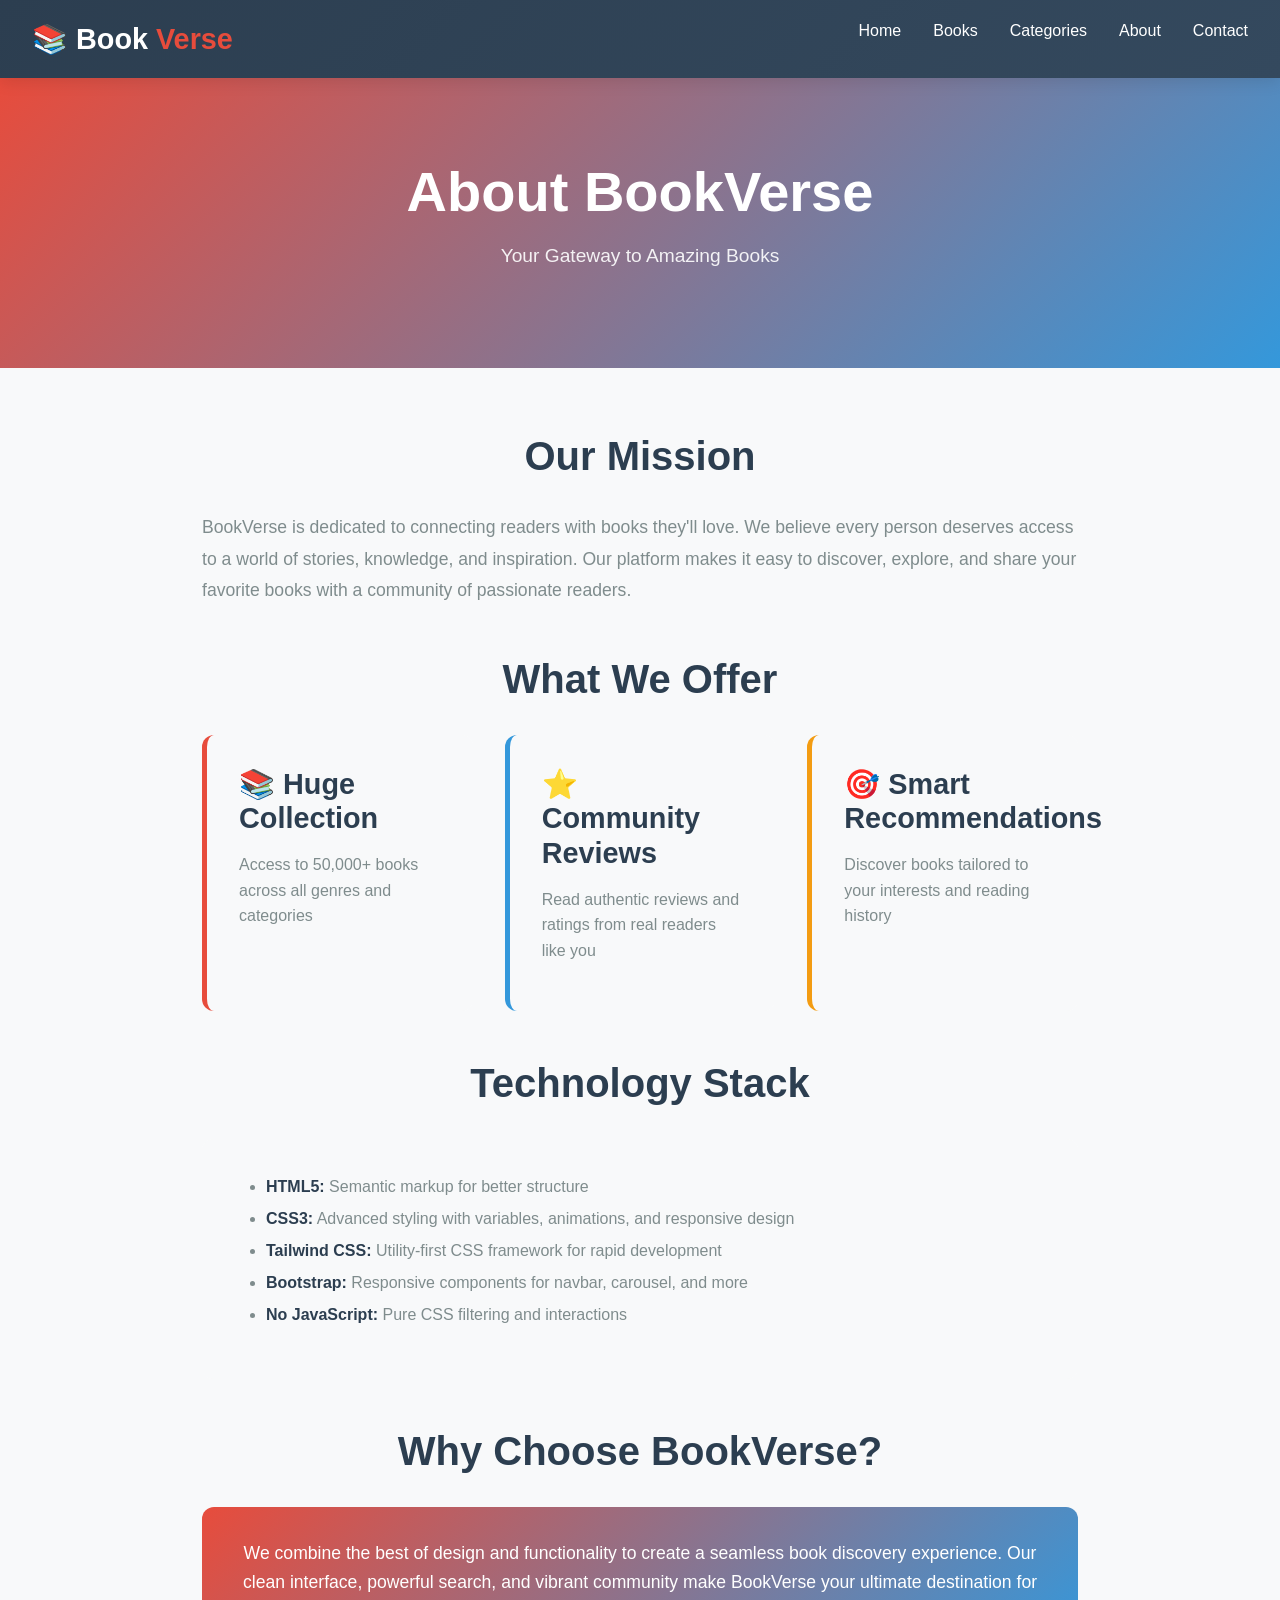
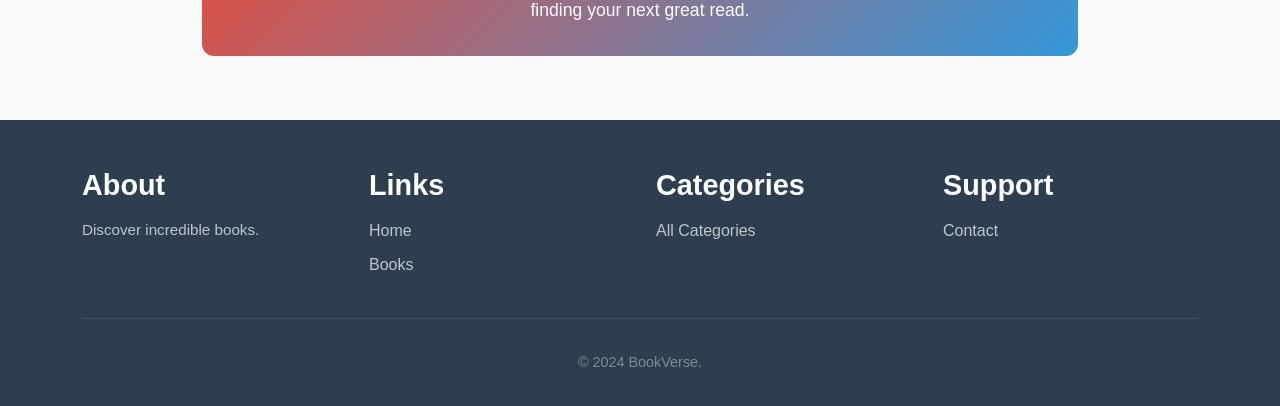
<file: about.html>
<!DOCTYPE html>
<html lang="en">
<head>
  <meta charset="UTF-8">
  <meta name="viewport" content="width=device-width, initial-scale=1.0">
  <title>About - BookVerse</title>
  <link href="https://cdn.jsdelivr.net/npm/bootstrap@5.3.0/dist/css/bootstrap.min.css" rel="stylesheet">
  <link rel="stylesheet" href="style.css">
</head>
<body>

<header>
  <div class="navbar-custom container-fluid" style="max-width: 100%;">
    <a href="index.html" class="brand">📚 Book<span>Verse</span></a>
    <button class="menu-toggle" id="menuToggle">☰</button>
    <ul class="nav-menu" id="navMenu">
      <li><a href="index.html">Home</a></li>
      <li><a href="books.html">Books</a></li>
      <li><a href="categories.html">Categories</a></li>
      <li><a href="about.html">About</a></li>
      <li><a href="contact.html">Contact</a></li>
    </ul>

  </div>
</header>

<div style="background: linear-gradient(135deg, var(--primary-color), var(--secondary-color)); color: white; padding: 80px 2rem; text-align: center;">
  <h1 style="color: white; margin-bottom: 1rem;">About BookVerse</h1>
  <p style="color: rgba(255, 255, 255, 0.9); font-size: 1.2rem;">Your Gateway to Amazing Books</p>
</div>

<section class="section">
  <div class="container" style="max-width: 900px;">
    <h2 style="text-align: center; margin-bottom: 2rem;">Our Mission</h2>
    <p style="font-size: 1.1rem; line-height: 1.8; color: var(--text-light); margin-bottom: 2rem;">
      BookVerse is dedicated to connecting readers with books they'll love. We believe every person deserves access to a world of stories, knowledge, and inspiration. Our platform makes it easy to discover, explore, and share your favorite books with a community of passionate readers.
    </p>
    
    <h2 style="text-align: center; margin: 3rem 0 2rem;">What We Offer</h2>
    <div style="display: grid; grid-template-columns: repeat(auto-fit, minmax(250px, 1fr)); gap: 2rem; margin-bottom: 3rem;">
      <div style="background: var(--light-bg); padding: 2rem; border-radius: 12px; border-left: 5px solid var(--primary-color);">
        <h3 style="margin-bottom: 1rem; color: var(--text-dark);">📚 Huge Collection</h3>
        <p>Access to 50,000+ books across all genres and categories</p>
      </div>
      <div style="background: var(--light-bg); padding: 2rem; border-radius: 12px; border-left: 5px solid var(--secondary-color);">
        <h3 style="margin-bottom: 1rem; color: var(--text-dark);">⭐ Community Reviews</h3>
        <p>Read authentic reviews and ratings from real readers like you</p>
      </div>
      <div style="background: var(--light-bg); padding: 2rem; border-radius: 12px; border-left: 5px solid #f39c12;">
        <h3 style="margin-bottom: 1rem; color: var(--text-dark);">🎯 Smart Recommendations</h3>
        <p>Discover books tailored to your interests and reading history</p>
      </div>
    </div>
    
    <h2 style="text-align: center; margin: 3rem 0 2rem;">Technology Stack</h2>
    <div style="background: var(--light-bg); padding: 2rem; border-radius: 12px; margin-bottom: 3rem;">
      <ul style="color: var(--text-light); line-height: 2;">
        <li><strong style="color: var(--text-dark);">HTML5:</strong> Semantic markup for better structure</li>
        <li><strong style="color: var(--text-dark);">CSS3:</strong> Advanced styling with variables, animations, and responsive design</li>
        <li><strong style="color: var(--text-dark);">Tailwind CSS:</strong> Utility-first CSS framework for rapid development</li>
        <li><strong style="color: var(--text-dark);">Bootstrap:</strong> Responsive components for navbar, carousel, and more</li>
        <li><strong style="color: var(--text-dark);">No JavaScript:</strong> Pure CSS filtering and interactions</li>
      </ul>
    </div>
    
    <h2 style="text-align: center; margin: 3rem 0 2rem;">Why Choose BookVerse?</h2>
    <div style="background: linear-gradient(135deg, var(--primary-color), var(--secondary-color)); color: white; padding: 2rem; border-radius: 12px; text-align: center;">
      <p style="color: white; font-size: 1.1rem; margin: 0;">
        We combine the best of design and functionality to create a seamless book discovery experience. Our clean interface, powerful search, and vibrant community make BookVerse your ultimate destination for finding your next great read.
      </p>
    </div>
  </div>
</section>

<footer>
  <div class="container">
    <div class="footer-content">
      <div class="footer-section"><h3>About</h3><p style="color: rgba(255, 255, 255, 0.7); font-size: 0.95rem;">Discover incredible books.</p></div>
      <div class="footer-section"><h3>Links</h3><a href="index.html">Home</a><a href="books.html">Books</a></div>
      <div class="footer-section"><h3>Categories</h3><a href="categories.html">All Categories</a></div>
      <div class="footer-section"><h3>Support</h3><a href="contact.html">Contact</a></div>
    </div>
    <div class="footer-bottom"><p>&copy; 2024 BookVerse.</p></div>
  </div>
</footer>


</body>
</html>
</file>
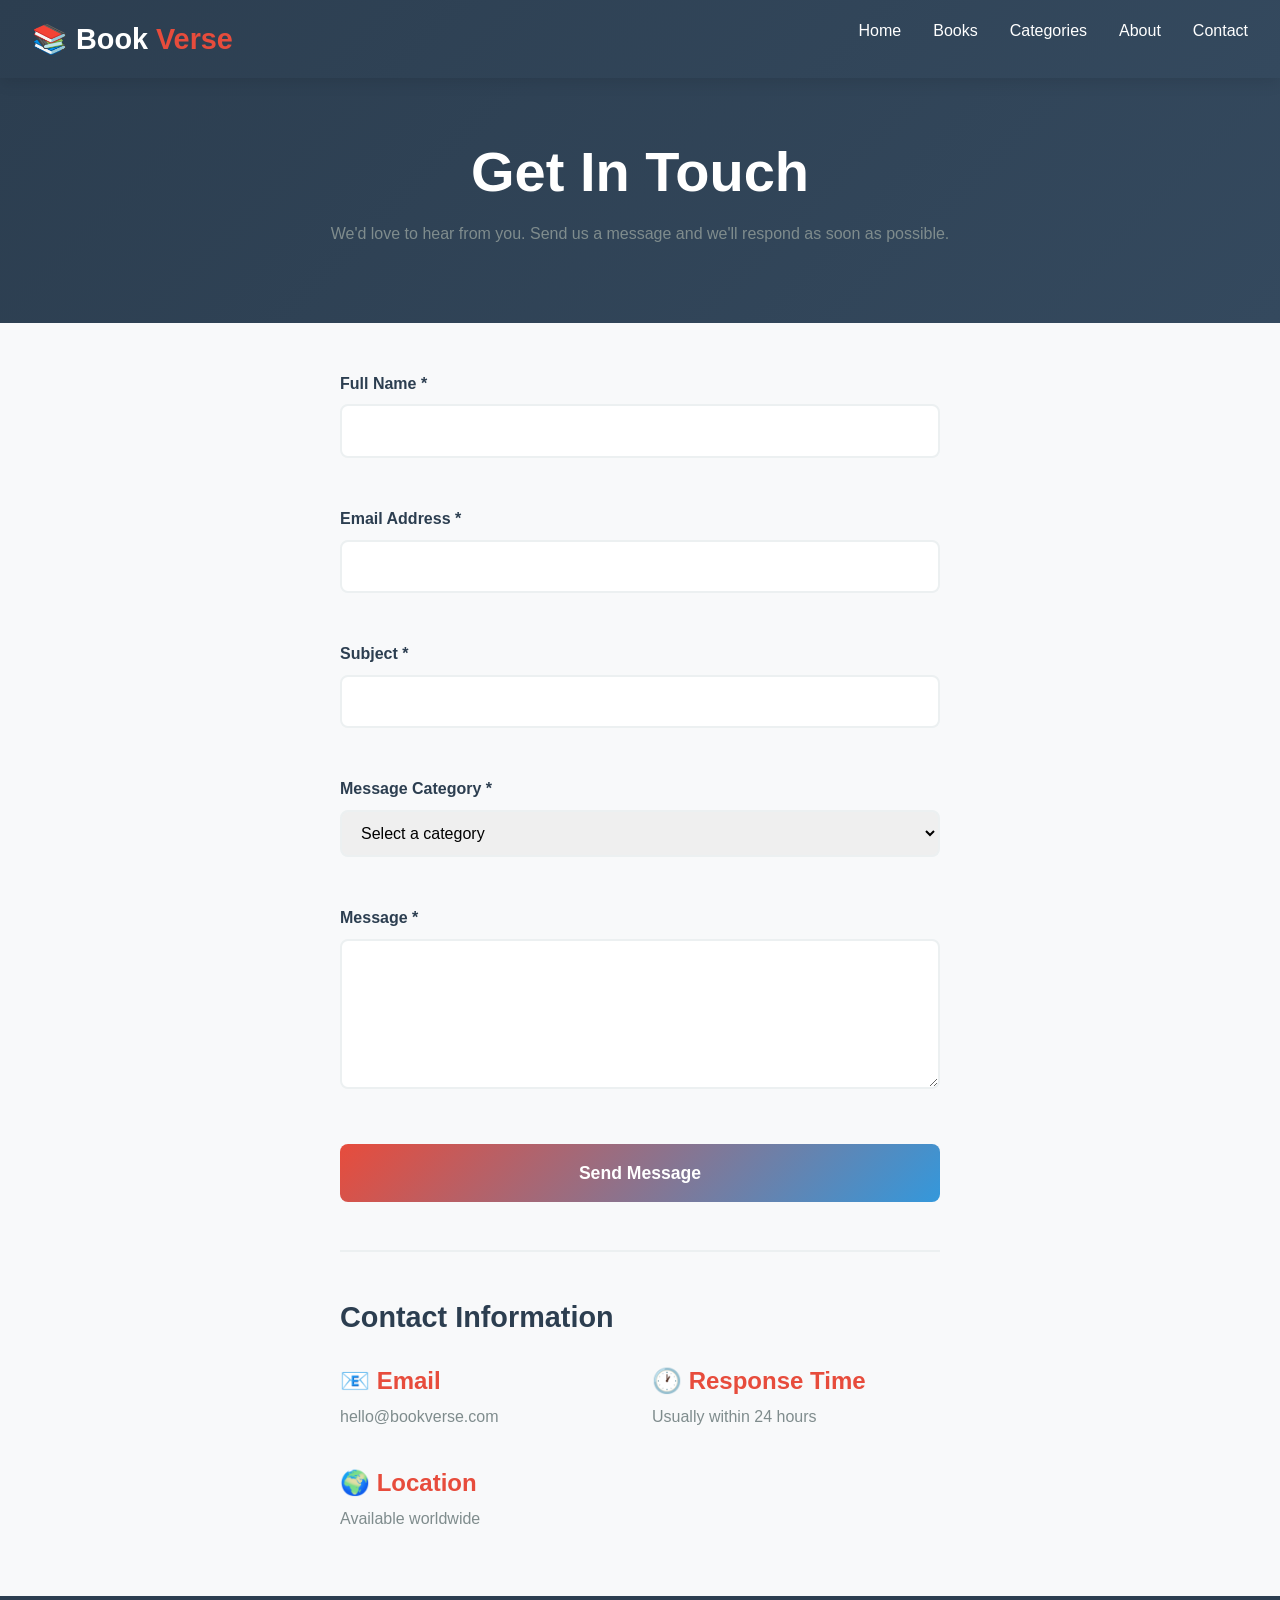
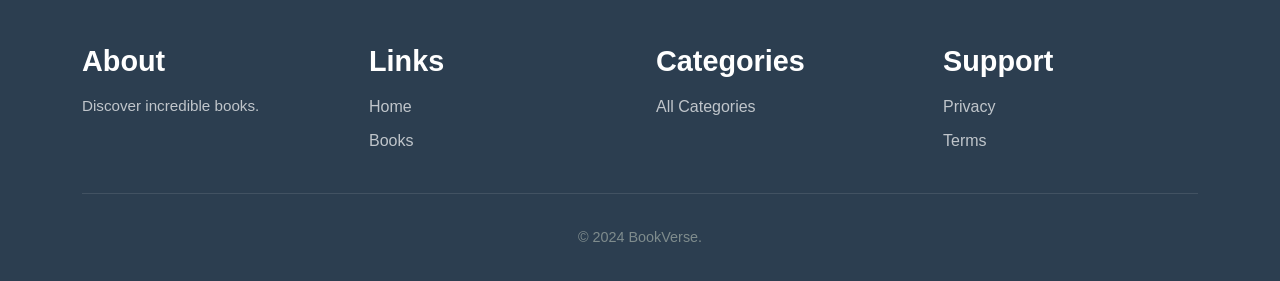
<file: contact.html>
<!DOCTYPE html>
<html lang="en">
<head>
  <meta charset="UTF-8">
  <meta name="viewport" content="width=device-width, initial-scale=1.0">
  <title>Contact - BookVerse</title>
  <link href="https://cdn.jsdelivr.net/npm/bootstrap@5.3.0/dist/css/bootstrap.min.css" rel="stylesheet">
  <link rel="stylesheet" href="style.css">
</head>
<body>

<header>
  <div class="navbar-custom container-fluid" style="max-width: 100%;">
    <a href="index.html" class="brand">📚 Book<span>Verse</span></a>
    <button class="menu-toggle" id="menuToggle">☰</button>
    <ul class="nav-menu" id="navMenu">
      <li><a href="index.html">Home</a></li>
      <li><a href="books.html">Books</a></li>
      <li><a href="categories.html">Categories</a></li>
      <li><a href="about.html">About</a></li>
      <li><a href="contact.html">Contact</a></li>
    </ul>

  </div>
</header>

<div style="background: linear-gradient(135deg, var(--text-dark) 0%, #34495e 100%); color: white; padding: 60px 2rem; text-align: center;">
  <h1 style="color: white; margin-bottom: 1rem;">Get In Touch</h1>
  <p>We'd love to hear from you. Send us a message and we'll respond as soon as possible.</p>
</div>

<section class="contact-container">
  <div style="max-width: 600px; margin: 0 auto;">
    <form style="display: grid; gap: 1.5rem;">
      
      <div class="form-group">
        <label for="name">Full Name *</label>
        <input type="text" id="name" name="name" required>
      </div>
      
      <div class="form-group">
        <label for="email">Email Address *</label>
        <input type="email" id="email" name="email" required>
      </div>
      
      <div class="form-group">
        <label for="subject">Subject *</label>
        <input type="text" id="subject" name="subject" required>
      </div>
      
      <div class="form-group">
        <label for="category">Message Category *</label>
        <select id="category" name="category" required style="width: 100%; padding: 12px 15px; border: 2px solid var(--border-color); border-radius: 8px; font-family: inherit; font-size: 1rem;">
          <option value="">Select a category</option>
          <option value="general">General Inquiry</option>
          <option value="feedback">Feedback</option>
          <option value="bug">Report a Bug</option>
          <option value="partnership">Partnership</option>
          <option value="other">Other</option>
        </select>
      </div>
      
      <div class="form-group">
        <label for="message">Message *</label>
        <textarea id="message" name="message" required></textarea>
      </div>
      
      <button type="submit" class="submit-btn">Send Message</button>
      
    </form>
    
    <div style="margin-top: 3rem; padding-top: 3rem; border-top: 2px solid var(--border-color);">
      <h3 style="margin-bottom: 2rem;">Contact Information</h3>
      
      <div style="display: grid; grid-template-columns: repeat(auto-fit, minmax(200px, 1fr)); gap: 1.5rem;">
        <div>
          <h4 style="color: var(--primary-color); margin-bottom: 0.5rem;">📧 Email</h4>
          <p style="color: var(--text-light);">hello@bookverse.com</p>
        </div>
        
        <div>
          <h4 style="color: var(--primary-color); margin-bottom: 0.5rem;">🕐 Response Time</h4>
          <p style="color: var(--text-light);">Usually within 24 hours</p>
        </div>
        
        <div>
          <h4 style="color: var(--primary-color); margin-bottom: 0.5rem;">🌍 Location</h4>
          <p style="color: var(--text-light);">Available worldwide</p>
        </div>
      </div>
    </div>
  </div>
</section>

<footer>
  <div class="container">
    <div class="footer-content">
      <div class="footer-section"><h3>About</h3><p style="color: rgba(255, 255, 255, 0.7); font-size: 0.95rem;">Discover incredible books.</p></div>
      <div class="footer-section"><h3>Links</h3><a href="index.html">Home</a><a href="books.html">Books</a></div>
      <div class="footer-section"><h3>Categories</h3><a href="categories.html">All Categories</a></div>
      <div class="footer-section"><h3>Support</h3><a href="#">Privacy</a><a href="#">Terms</a></div>
    </div>
    <div class="footer-bottom"><p>&copy; 2024 BookVerse.</p></div>
  </div>
</footer>


</body>
</html>
</file>
<file: style.css>
/* ===================================
   BOOKVERSE - CSS STYLESHEET
   =================================== */

/* CSS Variables */
:root {
  --primary-color: #e74c3c;
  --secondary-color: #3498db;
  --dark-bg: #1a1a1a;
  --light-bg: #f8f9fa;
  --text-dark: #2c3e50;
  --text-light: #7f8c8d;
  --border-color: #ecf0f1;
  --card-shadow: 0 4px 15px rgba(0, 0, 0, 0.1);
  --card-shadow-hover: 0 12px 30px rgba(0, 0, 0, 0.2);
  --transition: all 0.3s ease;
}



/* Reset */
* {
  margin: 0;
  padding: 0;
  box-sizing: border-box;
}

html {
  scroll-behavior: smooth;
}

body {
  font-family: 'Segoe UI', Tahoma, Geneva, Verdana, sans-serif;
  background-color: var(--light-bg);
  color: var(--text-dark);
  line-height: 1.6;
  transition: var(--transition);
}

/* Typography */
h1, h2, h3, h4, h5, h6 {
  font-weight: 700;
  margin-bottom: 1rem;
  color: var(--text-dark);
}

h1 {
  font-size: clamp(2rem, 5vw, 3.5rem);
}

h2 {
  font-size: clamp(1.5rem, 4vw, 2.5rem);
}

h3 {
  font-size: clamp(1.2rem, 3vw, 1.8rem);
}

p {
  color: var(--text-light);
  margin-bottom: 1rem;
}

a {
  color: var(--primary-color);
  text-decoration: none;
  transition: var(--transition);
}

a:hover {
  color: var(--secondary-color);
}

/* ===================================
   NAVBAR & HEADER
   =================================== */

header {
  position: sticky;
  top: 0;
  z-index: 1000;
  background: linear-gradient(135deg, var(--text-dark) 0%, #34495e 100%);
  box-shadow: var(--card-shadow);
  transition: var(--transition);
}

.navbar-custom {
  display: flex;
  justify-content: space-between;
  align-items: center;
  padding: 1rem 2rem;
  flex-wrap: wrap;
}

.brand {
  font-size: 1.8rem;
  font-weight: 800;
  color: white;
  display: flex;
  align-items: center;
  gap: 0.5rem;
}

.brand span {
  color: var(--primary-color);
}

.nav-menu {
  display: flex;
  list-style: none;
  gap: 2rem;
  align-items: center;
}

.nav-menu a {
  color: white;
  font-weight: 500;
  position: relative;
  padding: 0.5rem 0;
  transition: var(--transition);
}

.nav-menu a::after {
  content: '';
  position: absolute;
  bottom: -5px;
  left: 0;
  width: 0;
  height: 2px;
  background: var(--primary-color);
  transition: width 0.3s ease;
}

.nav-menu a:hover::after {
  width: 100%;
}

.nav-menu a:hover {
  color: var(--primary-color);
}



/* Mobile menu toggle */
.menu-toggle {
  display: none;
  background: none;
  border: none;
  color: white;
  font-size: 1.5rem;
  cursor: pointer;
}

/* ===================================
   HERO SECTION
   =================================== */

.hero {
  background: linear-gradient(135deg, var(--primary-color) 0%, var(--secondary-color) 100%);
  color: white;
  padding: 100px 2rem;
  text-align: center;
  position: relative;
  overflow: hidden;
  min-height: 500px;
  display: flex;
  align-items: center;
  justify-content: center;
}

.hero::before {
  content: '';
  position: absolute;
  top: -50%;
  right: -10%;
  width: 400px;
  height: 400px;
  background: rgba(255, 255, 255, 0.1);
  border-radius: 50%;
  animation: float 6s ease-in-out infinite;
}

.hero::after {
  content: '';
  position: absolute;
  bottom: -30%;
  left: -5%;
  width: 300px;
  height: 300px;
  background: rgba(255, 255, 255, 0.08);
  border-radius: 50%;
  animation: float 8s ease-in-out infinite reverse;
}

@keyframes float {
  0%, 100% {
    transform: translateY(0px);
  }
  50% {
    transform: translateY(30px);
  }
}

.hero-content {
  position: relative;
  z-index: 2;
  max-width: 700px;
  animation: fadeInUp 0.8s ease;
}

@keyframes fadeInUp {
  from {
    opacity: 0;
    transform: translateY(40px);
  }
  to {
    opacity: 1;
    transform: translateY(0);
  }
}

.hero h1 {
  color: white;
  font-size: clamp(2.5rem, 6vw, 4rem);
  margin-bottom: 1.5rem;
  text-shadow: 2px 2px 4px rgba(0, 0, 0, 0.3);
}

.hero p {
  color: rgba(255, 255, 255, 0.9);
  font-size: 1.2rem;
  margin-bottom: 2rem;
}

.cta-buttons {
  display: flex;
  gap: 1rem;
  justify-content: center;
  flex-wrap: wrap;
}

.btn {
  padding: 12px 30px;
  border: 2px solid white;
  background: transparent;
  color: white;
  border-radius: 50px;
  font-weight: 600;
  font-size: 1rem;
  cursor: pointer;
  transition: var(--transition);
  text-decoration: none;
  display: inline-block;
}

.btn-primary {
  background: white;
  color: var(--primary-color);
  border-color: white;
}

.btn-primary:hover {
  transform: translateY(-3px);
  box-shadow: 0 8px 20px rgba(0, 0, 0, 0.2);
}

.btn-secondary {
  background: transparent;
  color: white;
  border-color: white;
}

.btn-secondary:hover {
  background: white;
  color: var(--primary-color);
  transform: translateY(-3px);
}

.btn-sm {
  padding: 8px 20px;
  font-size: 0.9rem;
}

/* ===================================
   CAROUSEL SECTION
   =================================== */

.carousel-section {
  padding: 4rem 2rem;
  background: var(--light-bg);
}

.carousel-wrapper {
  max-width: 900px;
  margin: 0 auto;
  border-radius: 15px;
  overflow: hidden;
  box-shadow: var(--card-shadow);
}

.carousel-box {
  background: linear-gradient(135deg, #667eea 0%, #764ba2 100%);
  height: 400px;
  display: flex;
  align-items: center;
  justify-content: center;
  color: white;
  font-size: 2.5rem;
  font-weight: 700;
  text-align: center;
  padding: 2rem;
  position: relative;
}

.carousel-overlay {
  position: absolute;
  bottom: 0;
  left: 0;
  right: 0;
  background: rgba(0, 0, 0, 0.5);
  padding: 2rem;
  color: white;
  text-align: left;
}

.carousel-overlay h3 {
  color: white;
  margin-bottom: 0.5rem;
  font-size: 1.5rem;
}

.carousel-overlay p {
  color: rgba(255, 255, 255, 0.9);
  font-size: 0.95rem;
  margin-bottom: 1rem;
}

/* ===================================
   BOOK GRID
   =================================== */

.section {
  padding: 4rem 2rem;
}

.section-title {
  text-align: center;
  margin-bottom: 3rem;
  position: relative;
}

.section-title h2 {
  display: inline-block;
  position: relative;
  padding-bottom: 1rem;
}

.section-title h2::after {
  content: '';
  position: absolute;
  bottom: 0;
  left: 50%;
  transform: translateX(-50%);
  width: 100px;
  height: 4px;
  background: linear-gradient(90deg, var(--primary-color), var(--secondary-color));
  border-radius: 2px;
}

.book-grid {
  display: grid;
  grid-template-columns: repeat(auto-fill, minmax(250px, 1fr));
  gap: 2rem;
  max-width: 1200px;
  margin: 0 auto;
}

.book-card {
  background: white;
  border-radius: 12px;
  overflow: hidden;
  box-shadow: var(--card-shadow);
  transition: var(--transition);
  cursor: pointer;
  border: 1px solid var(--border-color);
}



.book-card:hover {
  transform: translateY(-10px) scale(1.02);
  box-shadow: var(--card-shadow-hover);
}

.book-card-image {
  width: 100%;
  height: 300px;
  object-fit: cover;
  background: linear-gradient(135deg, #667eea 0%, #764ba2 100%);
  position: relative;
  overflow: hidden;
}

.book-card-image::after {
  content: '';
  position: absolute;
  top: 0;
  left: 0;
  width: 100%;
  height: 100%;
  background: rgba(0, 0, 0, 0);
  transition: background 0.3s ease;
}

.book-card:hover .book-card-image::after {
  background: rgba(0, 0, 0, 0.1);
}

.book-card-body {
  padding: 1.5rem;
}

.book-card-title {
  font-size: 1.1rem;
  font-weight: 700;
  margin-bottom: 0.5rem;
  color: var(--text-dark);
  line-height: 1.3;
}

.book-card-author {
  color: var(--text-light);
  font-size: 0.9rem;
  margin-bottom: 1rem;
}

.book-rating {
  color: #f39c12;
  font-size: 0.9rem;
  margin-bottom: 1rem;
  letter-spacing: 0.05em;
}

.book-card-footer {
  display: flex;
  gap: 0.5rem;
  margin-top: 1rem;
}

.book-card-footer a {
  flex: 1;
  padding: 0.7rem;
  background: var(--primary-color);
  color: white;
  border-radius: 6px;
  text-align: center;
  font-size: 0.85rem;
  font-weight: 600;
  transition: var(--transition);
}

.book-card-footer a:hover {
  background: var(--secondary-color);
  transform: translateY(-2px);
}

/* ===================================
   FILTER SYSTEM (CSS ONLY)
   =================================== */

.filter-container {
  display: flex;
  gap: 1rem;
  justify-content: center;
  flex-wrap: wrap;
  margin-bottom: 2rem;
  max-width: 1200px;
  margin-left: auto;
  margin-right: auto;
}

.filter-label {
  display: inline-flex;
  align-items: center;
  gap: 0.5rem;
  cursor: pointer;
  padding: 0.7rem 1.5rem;
  background: white;
  border: 2px solid var(--border-color);
  border-radius: 50px;
  transition: var(--transition);
  user-select: none;
}



.filter-label:hover {
  border-color: var(--primary-color);
  color: var(--primary-color);
}

.filter-input {
  display: none;
}

.filter-input:checked + .filter-label {
  background: var(--primary-color);
  color: white;
  border-color: var(--primary-color);
}

.book-card {
  display: none;
}

/* Show all by default */
.book-card[data-category] {
  display: block;
}

/* Filter logic */
#filter-all:checked ~ .book-grid .book-card {
  display: block;
}

#filter-fiction:checked ~ .book-grid .book-card:not([data-category="fiction"]) {
  display: none;
}

#filter-fiction:checked ~ .book-grid .book-card[data-category="fiction"] {
  display: block;
}

#filter-tech:checked ~ .book-grid .book-card:not([data-category="tech"]) {
  display: none;
}

#filter-tech:checked ~ .book-grid .book-card[data-category="tech"] {
  display: block;
}

#filter-business:checked ~ .book-grid .book-card:not([data-category="business"]) {
  display: none;
}

#filter-business:checked ~ .book-grid .book-card[data-category="business"] {
  display: block;
}

#filter-selfhelp:checked ~ .book-grid .book-card:not([data-category="selfhelp"]) {
  display: none;
}

#filter-selfhelp:checked ~ .book-grid .book-card[data-category="selfhelp"] {
  display: block;
}

/* ===================================
   CATEGORIES SECTION
   =================================== */

.categories-grid {
  display: grid;
  grid-template-columns: repeat(auto-fit, minmax(200px, 1fr));
  gap: 2rem;
  max-width: 1200px;
  margin: 0 auto;
}

.category-card {
  background: linear-gradient(135deg, var(--primary-color), var(--secondary-color));
  color: white;
  padding: 2rem;
  border-radius: 12px;
  text-align: center;
  box-shadow: var(--card-shadow);
  transition: var(--transition);
  cursor: pointer;
  text-decoration: none;
  display: flex;
  flex-direction: column;
  justify-content: center;
  min-height: 200px;
}

.category-card:hover {
  transform: translateY(-10px);
  box-shadow: var(--card-shadow-hover);
  filter: brightness(1.1);
}

.category-card h3 {
  color: white;
  font-size: 1.5rem;
  margin-bottom: 0.5rem;
}

.category-card p {
  color: rgba(255, 255, 255, 0.9);
  font-size: 0.9rem;
}

/* ===================================
   STATS SECTION
   =================================== */

.stats-grid {
  display: grid;
  grid-template-columns: repeat(auto-fit, minmax(200px, 1fr));
  gap: 2rem;
  max-width: 1200px;
  margin: 0 auto;
}

.stat-card {
  background: white;
  padding: 2rem;
  border-radius: 12px;
  text-align: center;
  box-shadow: var(--card-shadow);
  border-left: 5px solid var(--primary-color);
}



.stat-number {
  font-size: 2.5rem;
  font-weight: 800;
  color: var(--primary-color);
  margin-bottom: 0.5rem;
}

.stat-label {
  color: var(--text-light);
  font-size: 0.95rem;
  text-transform: uppercase;
  letter-spacing: 1px;
}

/* ===================================
   TESTIMONIALS
   =================================== */

.testimonials-grid {
  display: grid;
  grid-template-columns: repeat(auto-fit, minmax(300px, 1fr));
  gap: 2rem;
  max-width: 1200px;
  margin: 0 auto;
}

.testimonial-card {
  background: white;
  padding: 2rem;
  border-radius: 12px;
  box-shadow: var(--card-shadow);
  border-top: 4px solid var(--primary-color);
  transition: var(--transition);
}



.testimonial-card:hover {
  transform: translateY(-5px);
  box-shadow: var(--card-shadow-hover);
}

.testimonial-text {
  font-style: italic;
  color: var(--text-light);
  margin-bottom: 1rem;
  line-height: 1.8;
}

.testimonial-author {
  font-weight: 700;
  color: var(--text-dark);
  font-size: 0.95rem;
}

.testimonial-role {
  color: var(--text-light);
  font-size: 0.85rem;
}

/* ===================================
   NEWSLETTER SECTION
   =================================== */

.newsletter {
  background: linear-gradient(135deg, var(--primary-color), var(--secondary-color));
  color: white;
  padding: 4rem 2rem;
  text-align: center;
}

.newsletter h2 {
  color: white;
  margin-bottom: 1rem;
}

.newsletter p {
  color: rgba(255, 255, 255, 0.9);
  margin-bottom: 2rem;
  max-width: 600px;
  margin-left: auto;
  margin-right: auto;
}

.newsletter-form {
  display: flex;
  gap: 0.5rem;
  max-width: 500px;
  margin: 0 auto;
  flex-wrap: wrap;
  justify-content: center;
}

.newsletter-form input {
  flex: 1;
  min-width: 200px;
  padding: 12px 20px;
  border: none;
  border-radius: 50px;
  font-size: 1rem;
  outline: none;
}

.newsletter-form button {
  padding: 12px 30px;
  background: white;
  color: var(--primary-color);
  border: none;
  border-radius: 50px;
  font-weight: 700;
  cursor: pointer;
  transition: var(--transition);
}

.newsletter-form button:hover {
  transform: translateY(-2px);
  box-shadow: 0 6px 15px rgba(0, 0, 0, 0.2);
}

/* ===================================
   FOOTER
   =================================== */

footer {
  background: var(--text-dark);
  color: white;
  padding: 3rem 2rem 1rem;
}

.footer-content {
  display: grid;
  grid-template-columns: repeat(auto-fit, minmax(250px, 1fr));
  gap: 2rem;
  max-width: 1200px;
  margin: 0 auto 2rem;
}

.footer-section h3 {
  color: white;
  margin-bottom: 1rem;
}

.footer-section a {
  display: block;
  color: rgba(255, 255, 255, 0.7);
  margin-bottom: 0.5rem;
  transition: var(--transition);
}

.footer-section a:hover {
  color: var(--primary-color);
}

.footer-bottom {
  text-align: center;
  padding-top: 2rem;
  border-top: 1px solid rgba(255, 255, 255, 0.1);
  color: rgba(255, 255, 255, 0.6);
  font-size: 0.9rem;
}

.social-links {
  display: flex;
  gap: 1rem;
  margin-top: 1rem;
}

.social-links a {
  display: inline-flex;
  align-items: center;
  justify-content: center;
  width: 40px;
  height: 40px;
  background: rgba(255, 255, 255, 0.1);
  border-radius: 50%;
  transition: var(--transition);
}

.social-links a:hover {
  background: var(--primary-color);
  color: white;
}

/* ===================================
   BOOK DETAILS PAGE
   =================================== */

.book-details {
  max-width: 1000px;
  margin: 0 auto;
  padding: 3rem 2rem;
  display: grid;
  grid-template-columns: 1fr 1fr;
  gap: 3rem;
  align-items: start;
}

.book-details-image {
  width: 100%;
  border-radius: 12px;
  box-shadow: var(--card-shadow-hover);
  background: linear-gradient(135deg, #667eea, #764ba2);
  aspect-ratio: 3/4;
  object-fit: cover;
}

.book-details-content h1 {
  margin-bottom: 0.5rem;
  color: var(--text-dark);
}

.book-author {
  color: var(--text-light);
  font-size: 1.1rem;
  margin-bottom: 1rem;
}

.book-rating {
  display: flex;
  align-items: center;
  gap: 0.5rem;
  margin-bottom: 2rem;
  font-size: 0.95rem;
}

.book-rating-stars {
  color: #f39c12;
  font-size: 1.1rem;
}

.book-description {
  color: var(--text-light);
  line-height: 1.8;
  margin-bottom: 2rem;
}

.action-buttons {
  display: flex;
  gap: 1rem;
  margin-bottom: 2rem;
  flex-wrap: wrap;
}

.action-buttons a {
  flex: 1;
  min-width: 150px;
  padding: 12px 20px;
  text-align: center;
  border-radius: 8px;
  font-weight: 600;
  transition: var(--transition);
}

.btn-wiki {
  background: var(--secondary-color);
  color: white;
}

.btn-wiki:hover {
  background: #2980b9;
  transform: translateY(-3px);
}

.btn-buy {
  background: var(--primary-color);
  color: white;
}

.btn-buy:hover {
  background: #c0392b;
  transform: translateY(-3px);
}

/* Review section */
.reviews-section {
  margin-top: 3rem;
  padding-top: 3rem;
  border-top: 2px solid var(--border-color);
}

.reviews-section h2 {
  margin-bottom: 2rem;
}

.review-card {
  background: white;
  padding: 1.5rem;
  border-radius: 8px;
  margin-bottom: 1.5rem;
  box-shadow: var(--card-shadow);
  border-left: 4px solid var(--primary-color);
}



.review-header {
  display: flex;
  justify-content: space-between;
  align-items: center;
  margin-bottom: 1rem;
  flex-wrap: wrap;
}

.review-author {
  font-weight: 700;
  color: var(--text-dark);
}

.review-rating {
  color: #f39c12;
  font-weight: 600;
}

.review-text {
  color: var(--text-light);
  line-height: 1.6;
}

/* Similar books */
.similar-section {
  margin-top: 3rem;
  padding-top: 3rem;
  border-top: 2px solid var(--border-color);
}

.similar-section h2 {
  margin-bottom: 2rem;
}

/* ===================================
   CONTACT FORM
   =================================== */

.contact-container {
  max-width: 700px;
  margin: 0 auto;
  padding: 3rem 2rem;
}

.contact-container h1 {
  text-align: center;
  margin-bottom: 2rem;
}

.form-group {
  margin-bottom: 1.5rem;
}

.form-group label {
  display: block;
  margin-bottom: 0.5rem;
  color: var(--text-dark);
  font-weight: 600;
}

.form-group input,
.form-group textarea {
  width: 100%;
  padding: 12px 15px;
  border: 2px solid var(--border-color);
  border-radius: 8px;
  font-family: inherit;
  font-size: 1rem;
  color: var(--text-dark);
  background: white;
  transition: var(--transition);
}



.form-group input:focus,
.form-group textarea:focus {
  outline: none;
  border-color: var(--primary-color);
  box-shadow: 0 0 0 3px rgba(231, 76, 60, 0.1);
}

.form-group textarea {
  resize: vertical;
  min-height: 150px;
}

.submit-btn {
  width: 100%;
  padding: 15px;
  background: linear-gradient(135deg, var(--primary-color), var(--secondary-color));
  color: white;
  border: none;
  border-radius: 8px;
  font-size: 1.1rem;
  font-weight: 700;
  cursor: pointer;
  transition: var(--transition);
}

.submit-btn:hover {
  transform: translateY(-3px);
  box-shadow: var(--card-shadow-hover);
}

/* ===================================
   LOADER ANIMATION
   =================================== */

.loader {
  border: 4px solid rgba(0, 0, 0, 0.1);
  border-top: 4px solid var(--primary-color);
  border-radius: 50%;
  width: 50px;
  height: 50px;
  animation: spin 1s linear infinite;
  margin: 2rem auto;
}

@keyframes spin {
  0% {
    transform: rotate(0deg);
  }
  100% {
    transform: rotate(360deg);
  }
}

/* ===================================
   RESPONSIVE DESIGN
   =================================== */

@media (max-width: 768px) {
  .navbar-custom {
    padding: 1rem;
  }

  .nav-menu {
    display: flex;
    position: static;
    flex-direction: column;
    background: transparent;
    padding: 0;
    gap: 1rem;
  }

  .menu-toggle {
    display: none;
  }

  .book-grid {
    grid-template-columns: repeat(auto-fill, minmax(200px, 1fr));
    gap: 1.5rem;
  }

  .book-details {
    grid-template-columns: 1fr;
    gap: 2rem;
  }

  .cta-buttons {
    flex-direction: column;
  }

  .newsletter-form {
    flex-direction: column;
  }

  .newsletter-form input,
  .newsletter-form button {
    width: 100%;
  }

  .hero {
    padding: 60px 1rem;
    min-height: 400px;
  }

  h1 {
    font-size: 1.8rem;
  }

  h2 {
    font-size: 1.5rem;
  }

  .section {
    padding: 2rem 1rem;
  }

  .footer-content {
    grid-template-columns: 1fr;
  }

  .filter-container {
    gap: 0.5rem;
  }

  .filter-label {
    padding: 0.6rem 1rem;
    font-size: 0.9rem;
  }
}

@media (max-width: 480px) {
  .navbar-custom {
    padding: 0.75rem;
  }

  .brand {
    font-size: 1.4rem;
  }

  .nav-menu a {
    padding: 0.75rem 0;
  }

  .book-grid {
    grid-template-columns: 1fr;
    gap: 1.5rem;
  }

  .hero {
    padding: 40px 1rem;
    min-height: 350px;
  }

  .hero h1 {
    font-size: 1.5rem;
  }

  .hero p {
    font-size: 1rem;
  }

  .section-title h2 {
    font-size: 1.3rem;
  }

  .book-card {
    margin: 0;
  }

  .action-buttons {
    flex-direction: column;
  }

  .action-buttons a {
    width: 100%;
  }

  .contact-container {
    padding: 2rem 1rem;
  }

  .form-group input,
  .form-group textarea {
    padding: 10px 12px;
    font-size: 16px;
  }

  .stat-card {
    padding: 1.5rem 1rem;
  }

  .stat-number {
    font-size: 2rem;
  }

  .testimonial-card {
    padding: 1.5rem;
  }

  .newsletter-form {
    gap: 0.3rem;
  }

  .newsletter-form input {
    min-width: 150px;
  }

  .newsletter {
    padding: 2rem 1rem;
  }

  footer {
    padding: 2rem 1rem 0.5rem;
  }
}

/* ===================================
   ADDITIONAL EFFECTS
   =================================== */

/* Smooth transitions on page load */
body {
  animation: fadeIn 0.5s ease;
}

@keyframes fadeIn {
  from {
    opacity: 0;
  }
  to {
    opacity: 1;
  }
}

/* Gradient text */
.gradient-text {
  background: linear-gradient(135deg, var(--primary-color), var(--secondary-color));
  -webkit-background-clip: text;
  -webkit-text-fill-color: transparent;
  background-clip: text;
}

/* Hover zoom effect on images */
img {
  transition: var(--transition);
}

a:hover img {
  transform: scale(1.05);
  filter: brightness(1.1);
}

/* Focus states for accessibility */
.btn:focus,
.form-group input:focus,
.form-group textarea:focus,
a:focus {
  outline: 2px solid var(--primary-color);
  outline-offset: 2px;
}

/* Print styles */
@media print {
  header,
  footer,
  .newsletter {
    display: none;
  }

  body {
    background: white;
    color: black;
  }
}
</file>
